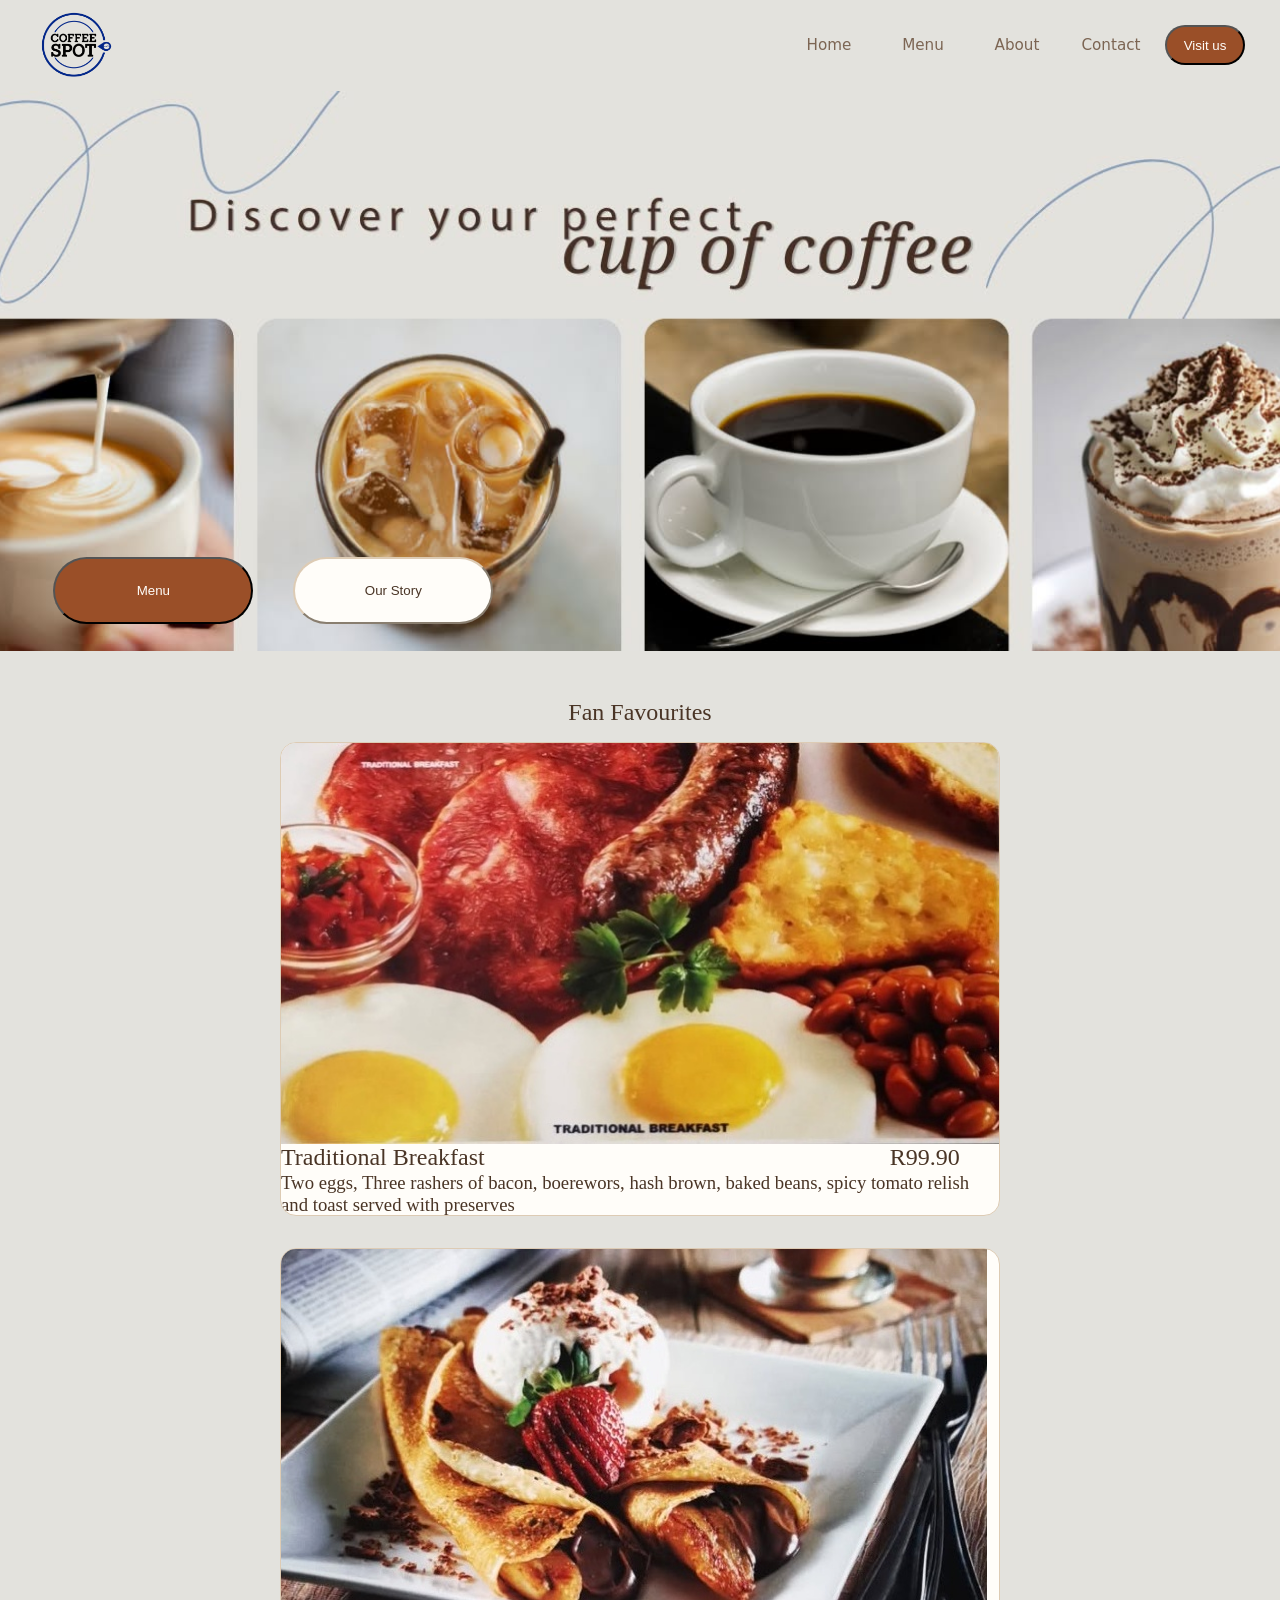
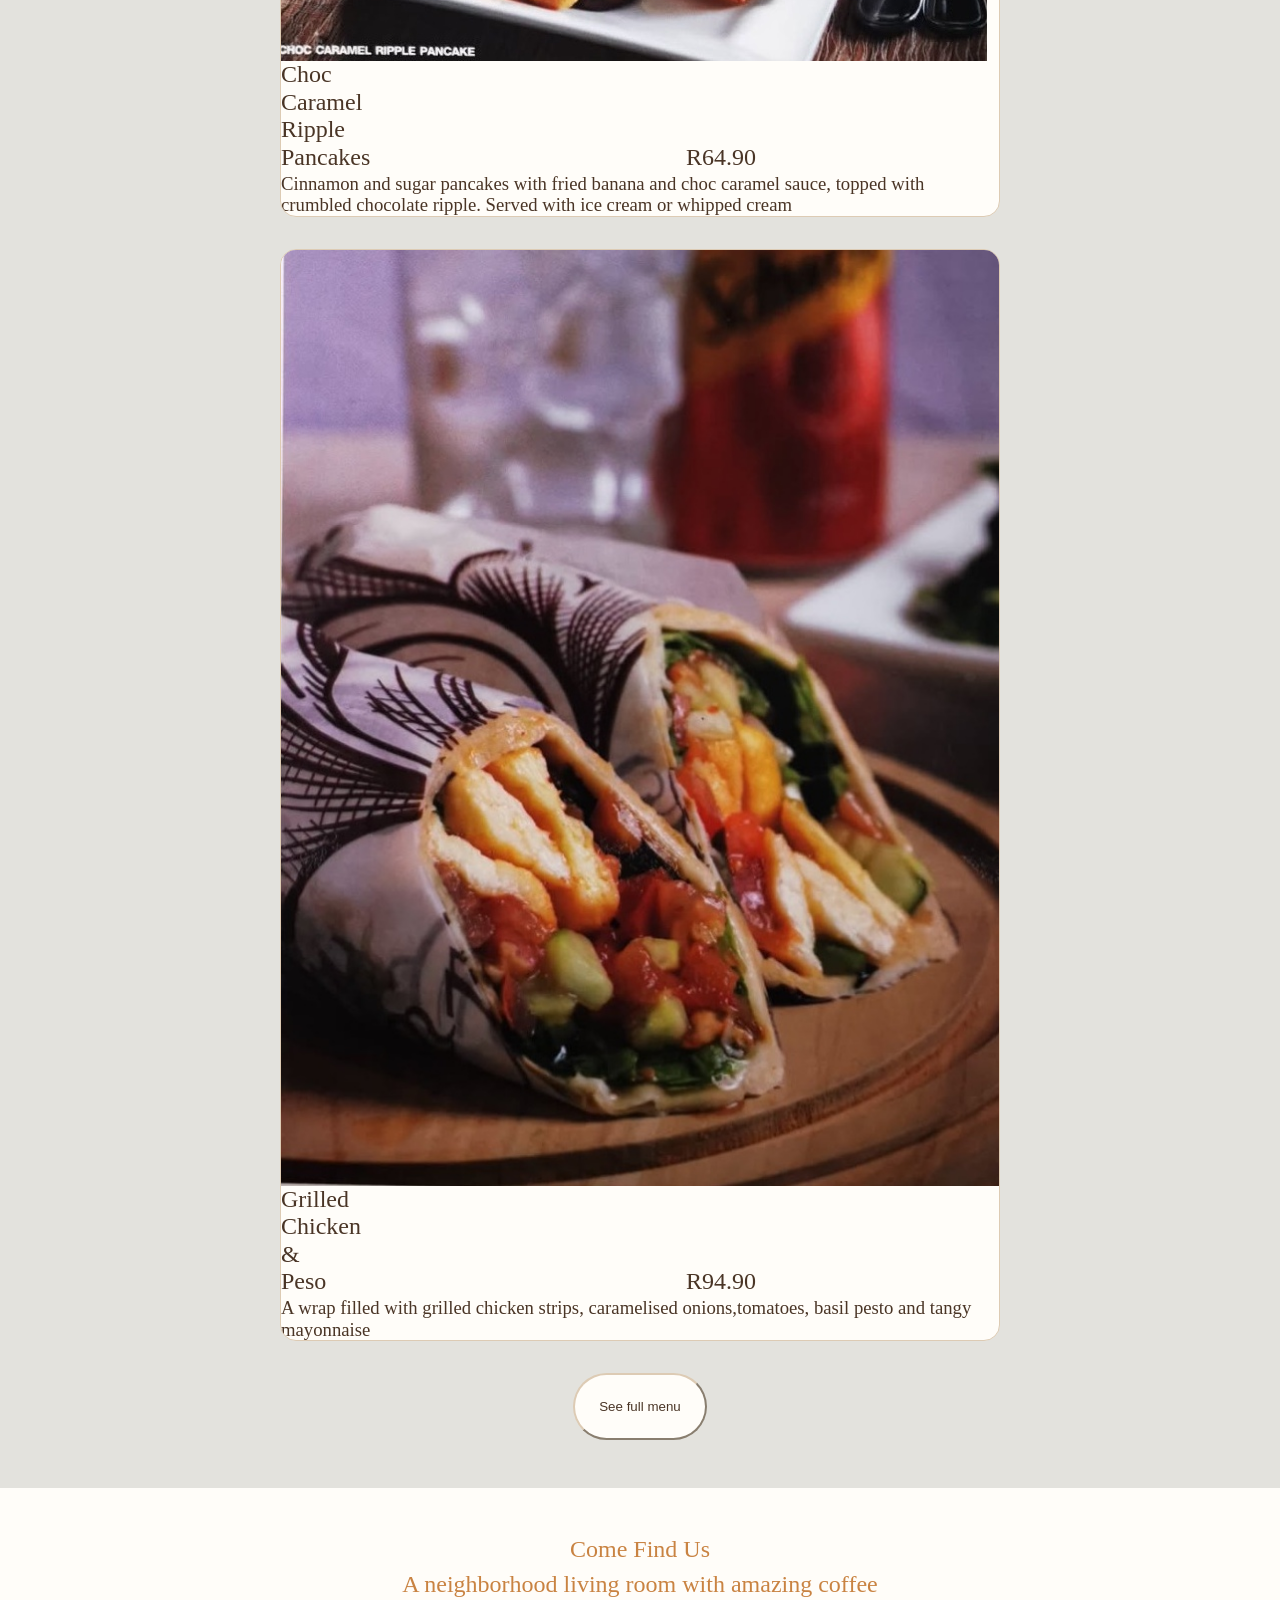
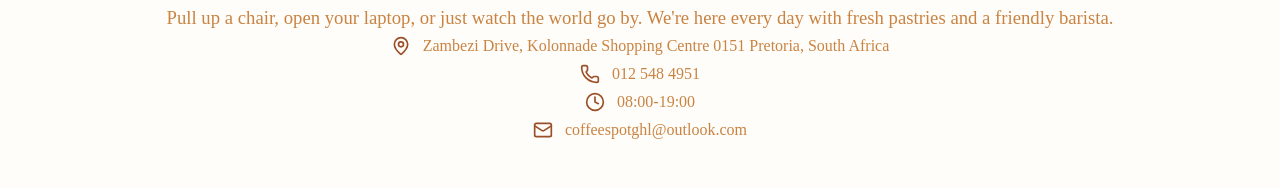
<file: index.html>
<!DOCTYPE html>
<html lang="en">
<head>
  <meta charset="UTF-8">
  <meta name="viewport" content="width=device-width, initial-scale=1.0">
  <title>home</title>
  <link rel="stylesheet" href="style.css">

</head>
<body>
  <header class="header" style="position: sticky; top: 0; z-index: 1000; background-color: var(--background);">

    <a href="index.html">
      <img id="Logo"src="logo.png" alt="Coffee spot logo">
    </a>

    <div class="home-button">
      <a href="index.html" id="home-button"> Home </a>
    </div>

    <div class="Menu-button">
      <a href="menu.html"id="Menu-button"> Menu </a>
    </div>

    <div class="About-button">
      <a href="about.html" id="About-button"> About </a>
    </div>

    <div class="Contact-button">
      <a href="contact.html" id="Contact-button"> Contact </a>
    </div>

    <div class="Visit-Us">
      <a href="contact.html" id="Visit-Us"> 
        <button class="btn-primary" style="border-radius: 5em; width:6em; height: 3em;"> Visit us</button>
      </a>
    </div>

  </header>

  <section class="hero-image">
    <div class="hero-text">
      <a href="menu.html">
        <button class="menu-btn"> Menu </button>
      </a>
      <a href="about.html">
        <button class="about-btn"> Our Story</button>
      </a>
    </div>
  </section>

  <section class="Menu">
    <h1> Fan Favourites</h1>
    <div class="food-item">
      <img src="item1.jpeg" alt="item1" style="width: auto; display:flex">
      <div class="name">
        <h2> Traditional Breakfast</h2>
      </div>
      <div class="price">
        <h2> R99.90</h2>
      </div>
      <div class="description">
        <h3> Two eggs, Three rashers of bacon, boerewors, hash brown, baked beans, spicy tomato relish and toast served with preserves</h3>
      </div>
    </div>
    <div class="food-item">
      <img src="item3.jpeg" alt="item2" style="width: auto; display:flex">
      <div class="name" style="width: 12rem;">
        <h2> Choc Caramel Ripple Pancakes</h2>
      </div>
      <div class="price">
        <h2> R64.90</h2>
      </div>
      <div class="description">
        <h3> Cinnamon and sugar pancakes with fried banana and choc caramel sauce, topped with crumbled chocolate ripple. Served with ice cream or whipped cream</h3>
      </div>
    </div>
    <div class="food-item">
      <img src="item4.jpeg" alt="item2" style="width: auto; display:flex">
      <div class="name" style="width: 12rem;">
        <h2> Grilled Chicken & Peso</h2>
      </div>
      <div class="price">
        <h2> R94.90</h2>
      </div>
      <div class="description">
        <h3> A wrap filled with grilled chicken strips, caramelised onions,tomatoes, basil pesto and tangy mayonnaise </h3>
      </div>
    </div>
    
    <a href="menu.html">
      <button class="btn-outline" style="border-radius: 5em; width:10em; height: 5em;">
        See full menu
      </button>
    </a>
  </section>

  <section class="directions">
    <h2> Come Find Us</h2>

    <h1>
      A neighborhood living room with amazing coffee
    </h1>

    <h3>
      Pull up a chair, open your laptop, or just watch the world go by. We're here every day with fresh pastries and a friendly barista.
    </h3>

    <div class="contact-row">
      <img class="svg" src="map-pin.svg" alt="location">
      <h4> Zambezi Drive, Kolonnade Shopping Centre 0151 Pretoria, South Africa</h4>
    </div>

    <div class="contact-row">
      <img class="svg" src="phone.svg" alt="phone number">
      <h4>012 548 4951</h4>
    </div>

    <div class="contact-row">
      <img class="svg" src="clock.svg" alt="Opening & closing times">
      <h4> 08:00-19:00</h4>
    </div>

    <div class="contact-row">
      <img class="svg" src="mail.svg" alt="email">
      <h4>coffeespotghl@outlook.com</h4>
    </div>
  </section>
</body>
</html>
</file>
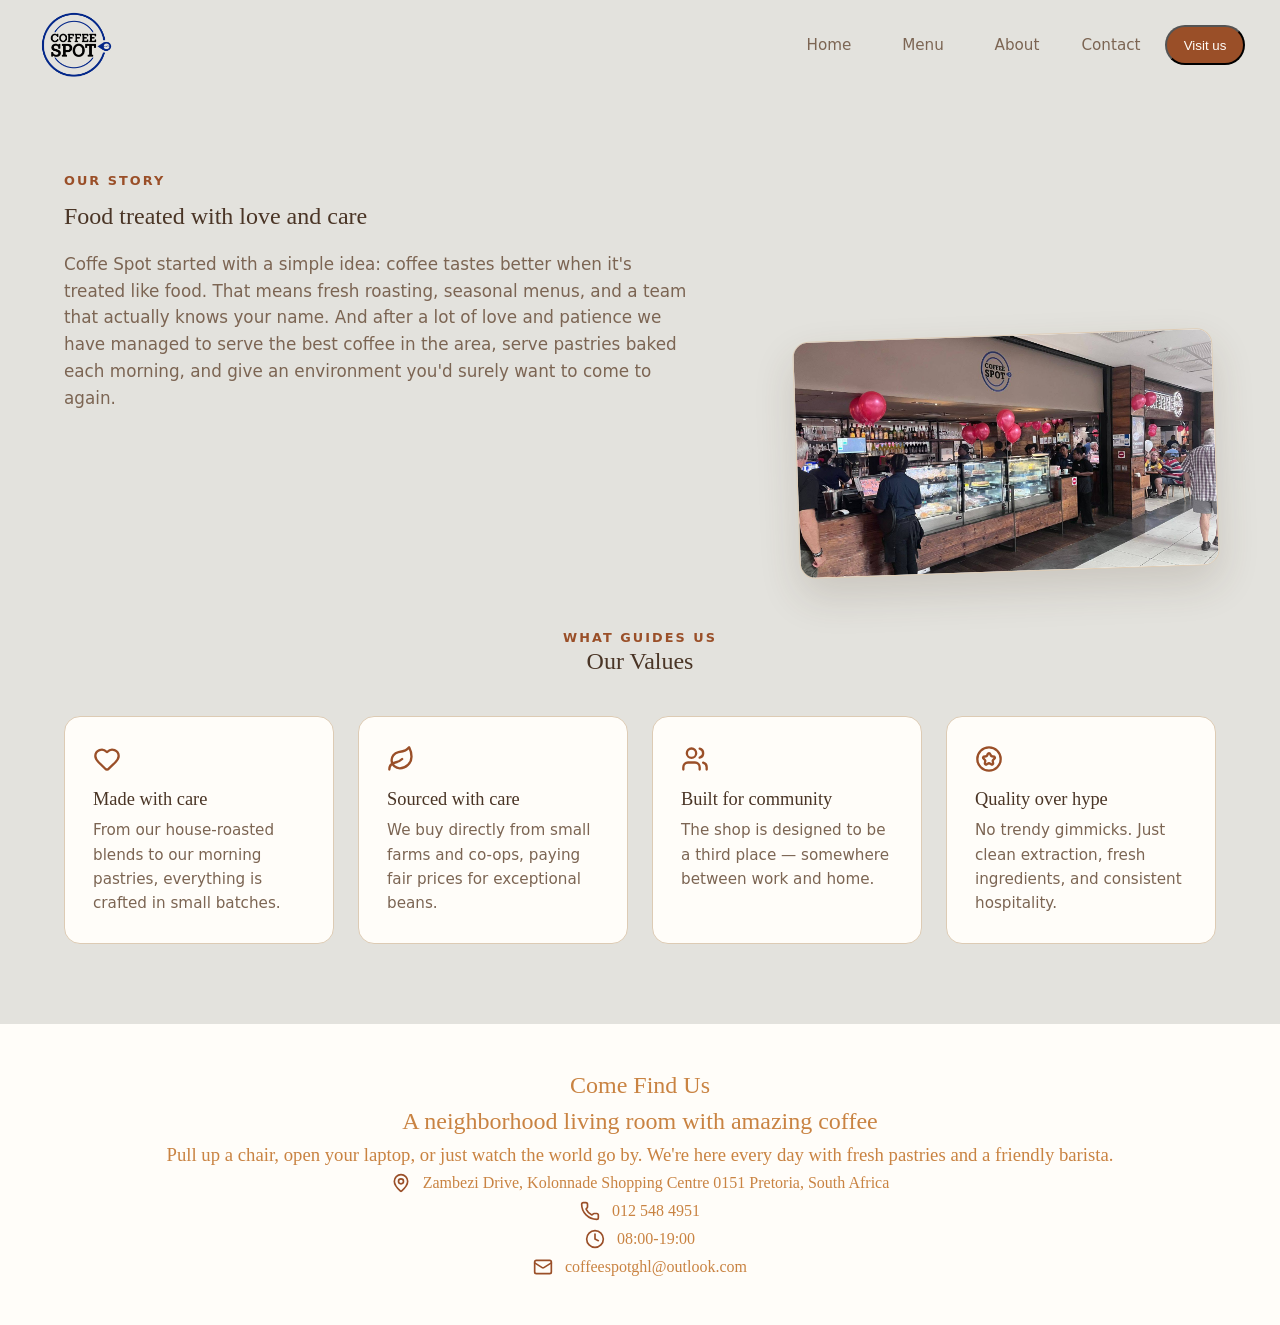
<file: about.html>
<!DOCTYPE html>
<html lang="en">
<head>
  <meta charset="UTF-8">
  <meta name="viewport" content="width=device-width, initial-scale=1.0">
  <title>About us</title>
  <link rel="stylesheet" href="style.css">

</head>
<body>
  <header class="header" style="position: sticky; top: 0; z-index: 1000; background-color: var(--background);">

    <a href="index.html">
      <img id="Logo" src="logo.png" alt="Coffee spot logo">
    </a>

    <div class="home-button">
      <a href="index.html" id="home-button"> Home </a>
    </div>

    <div class="Menu-button">
      <a href="menu.html" id="Menu-button"> Menu </a>
    </div>

    <div class="About-button">
      <a href="about.html" id="About-button"> About </a>
    </div>

    <div class="Contact-button">
      <a href="contact.html" id="Contact-button"> Contact </a>
    </div>

    <div class="Visit-Us">
      <a href="contact.html" id="Visit-Us">
        <button class="btn-primary" style="border-radius: 5em; width:6em; height: 3em;"> Visit us</button>
      </a>
    </div>
  </header>

  <section class="story">
    <div class="story-content">
      <span class="eyebrow">Our story</span>

      <h2>Food treated with love and care</h2>

      <p class="lede">Coffe Spot started with a simple idea: coffee tastes better when it's treated like food. That means fresh roasting, seasonal menus, and a team that actually knows your name. And after a lot of love and patience we have managed to serve the best coffee in the area, serve pastries baked each morning, and give an environment you'd surely want to come to again.</p>
    </div>

    <div class="place">
      <img src="place1.jpg" alt="place">
    </div>
  </section>

  <section class="values-section">
    <h5 class="eyebrow">What guides us</h5>
    <h2>Our Values</h2>

    <div class="values-grid">
      <div class="values">
        <img src="heart.svg" alt="heart">
        <h3>
          Made with care
        </h3>
        <p>
          From our house-roasted blends to our morning pastries, everything is crafted in small batches.
        </p>
      </div>

      <div class="values">
        <img src="leaf.svg" alt="leaf">
        <h3>
          Sourced with care
        </h3>
        <p>
          We buy directly from small farms and co-ops, paying fair prices for exceptional beans.
        </p>
      </div>

      <div class="values">
        <img src="users.svg" alt="community">
        <h3>
          Built for community
        </h3>
        <p>
          The shop is designed to be a third place — somewhere between work and home.
        </p>
      </div>

      <div class="values">
        <img src="circle-star.svg" alt="quality">
        <h3>
          Quality over hype
        </h3>
        <p>
          No trendy gimmicks. Just clean extraction, fresh ingredients, and consistent hospitality.
        </p>
      </div>
    </div>
  </section>

  <section class="directions">
    <h2> Come Find Us</h2>

    <h1>
      A neighborhood living room with amazing coffee
    </h1>

    <h3>
      Pull up a chair, open your laptop, or just watch the world go by. We're here every day with fresh pastries and a friendly barista.
    </h3>

    <div class="contact-row">
      <img class="svg" src="map-pin.svg" alt="location">
      <h4> Zambezi Drive, Kolonnade Shopping Centre 0151 Pretoria, South Africa</h4>
    </div>

    <div class="contact-row">
      <img class="svg" src="phone.svg" alt="phone number">
      <h4>012 548 4951</h4>
    </div>

    <div class="contact-row">
      <img class="svg" src="clock.svg" alt="Opening & closing times">
      <h4> 08:00-19:00</h4>
    </div>

    <div class="contact-row">
      <img class="svg" src="mail.svg" alt="email">
      <h4>coffeespotghl@outlook.com</h4>
    </div>
  </section>

</body>
</html>
</file>
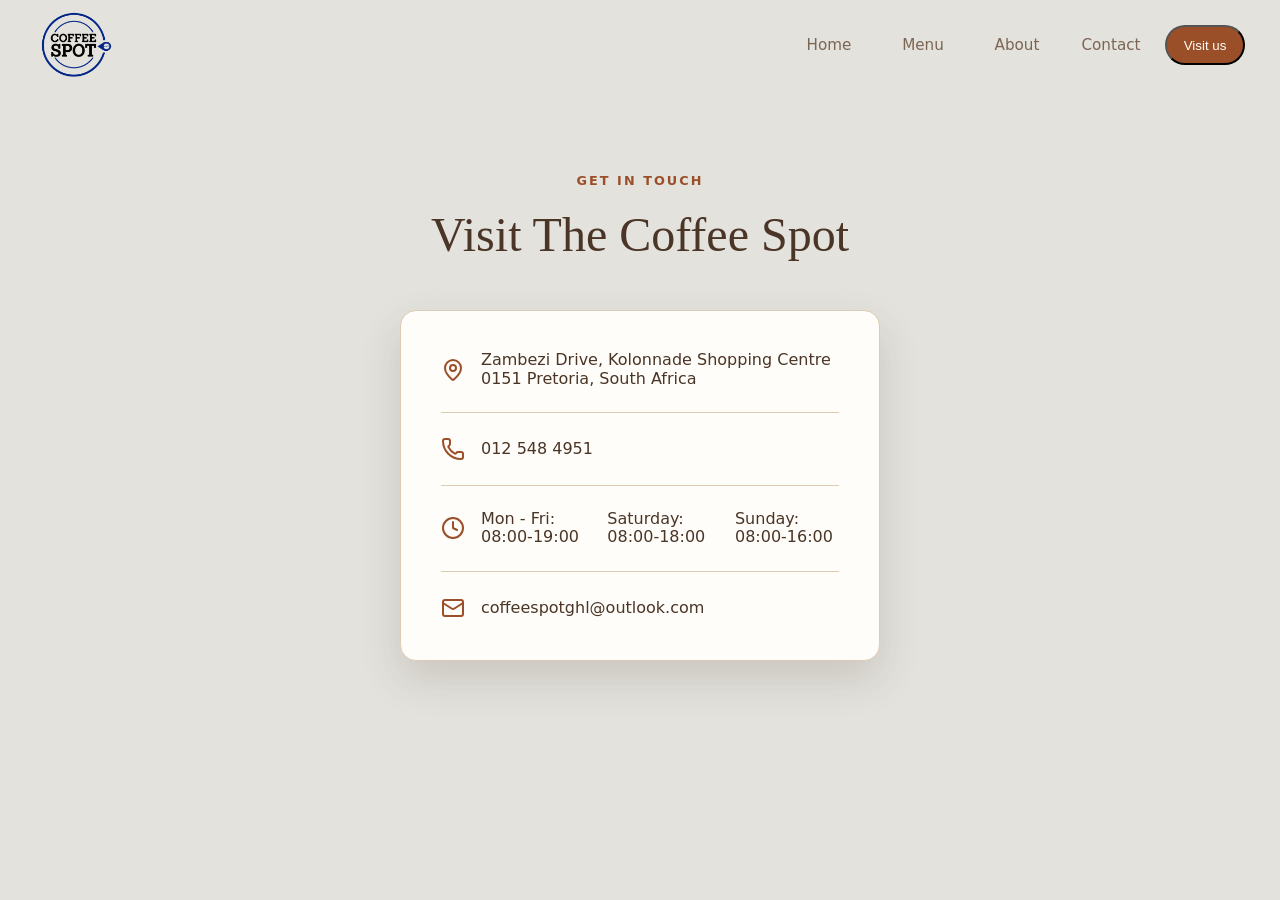
<file: contact.html>
<!DOCTYPE html>
<html lang="en">
<head>
  <meta charset="UTF-8">
  <meta name="viewport" content="width=device-width, initial-scale=1.0">
  <title>Contact</title>
  <link rel="stylesheet" href="style.css">

</head>
<body>
  <header class="header" style="position: sticky; top: 0; z-index: 1000; background-color: var(--background);">

    <a href="index.html">
      <img id="Logo" src="logo.png" alt="Coffee spot logo">
    </a>

    <div class="home-button">
      <a href="index.html" id="home-button"> Home </a>
    </div>

    <div class="Menu-button">
      <a href="menu.html" id="Menu-button"> Menu </a>
    </div>

    <div class="About-button">
      <a href="about.html" id="About-button"> About </a>
    </div>

    <div class="Contact-button">
      <a href="contact.html" id="Contact-button"> Contact </a>
    </div>

    <div class="Visit-Us">
      <a href="contact.html" id="Visit-Us">
        <button class="btn-primary" style="border-radius: 5em; width:6em; height: 3em;"> Visit us</button>
      </a>
    </div>

  </header>

  <main class="contact-page">
    <span class="eyebrow">Get in touch</span>

    <h1>Visit The Coffee Spot</h1>

    <div class="contact-card">
      <div class="contact-row">
        <img class="svg" src="map-pin.svg" alt="location">
        <h4> Zambezi Drive, Kolonnade Shopping Centre 0151 Pretoria, South Africa</h4>
      </div>

      <div class="contact-row">
        <img class="svg" src="phone.svg" alt="phone number">
        <h4>012 548 4951</h4>
      </div>

      <div class="contact-row">
        <img class="svg" src="clock.svg" alt="Opening & closing times">
        <h4> Mon - Fri: 08:00-19:00</h4>
        <h4> Saturday: 08:00-18:00</h4>
        <h4> Sunday: 08:00-16:00</h4>
      </div>

      <div class="contact-row">
        <img class="svg" src="mail.svg" alt="email">
        <h4>coffeespotghl@outlook.com</h4>
      </div>
    </div>
  </main>

</body>
</html>
</file>
<file: style.css>
:root {
  --background: rgb(227,226,221);
  --foreground: #4a3526;
  --card: #fffdf9;
  --muted-foreground: #7c6553;
  --primary: #9a4f28;
  --primary-hover: #85431f;
  --primary-foreground: #fffdf9;
  --secondary: #f0e8dc;
  --border: #ddcbb4;
  --accent: #c98342;
  --radius: 16px;
  --max-width: 1200px;
}
* { box-sizing: border-box; margin: 0; padding: 0; }

html { scroll-behavior: smooth; }
body {
  background-color: var(--background);
  color: var(--foreground);
  font-family: "Fira Sans", system-ui, -apple-system, sans-serif;
  font-size: 16px;
  line-height: 1.6;
  -webkit-font-smoothing: antialiased;
}
h1, h2, h3, h4 {
  font-family: "DM Serif Display", Georgia, serif;
  font-weight: 400;
  line-height: 1.15;
}
img { display: block; max-width: 100%; }
a { color: inherit; text-decoration: none; }

.container {
  width: 100%;
  max-width: var(--max-width);
  margin: 0 auto;
  padding: 0 24px;
}

.eyebrow {
  font-size: 0.8rem;
  font-weight: 600;
  letter-spacing: 0.16em;
  text-transform: uppercase;
  color: var(--primary);
}

.lede { color: var(--muted-foreground); font-size: 1.05rem; }
.header{
  display: flex;
  align-items: center;
  flex-wrap: wrap;
  gap: 8px;
  padding: 12px 24px;
}

.home-button{
  margin-left: auto;
}

.home-button,.Menu-button,.About-button,.Contact-button, .Visit-Us{
  margin-right: 1rem;
  display: flex;
  align-items: center;
  justify-content: center;
  gap: 32px; 
  width: 70px;
  text-align: center;
  color: var(--primary-foreground);
}

.home-button,.Menu-button,.About-button,.Contact-button, .Visit-Us a{
  font-size: 0.95rem; 
  font-weight: 500; 
  color: var(--muted-foreground); 
  transition: color 0.2s ease;
}

.home-button a:hover, .home-button a:active,
.Menu-button a:hover, .Menu-button a:active,
.About-button a:hover, .About-button a:active,
.Contact-button a:hover, .Contact-button a:active,
.Visit-Us a:hover, .Visit-Us a:active{
  color: var(--primary);
}

@media (max-width: 640px) {
  .header{
    justify-content: center;
  }
  .home-button{
    margin-left: 0;
    width: auto;
  }
  .Menu-button,.About-button,.Contact-button{
    width: auto;
  }
}





#Logo{
  width: 100px;
  background-color: var(--background); 
}

.hero-image{
  background-image: url("hero-section.jpeg");
  height: 35rem;
  background-position: center;
  background-repeat: no-repeat;
  background-size: cover;
  position: relative;
}

@media (max-width: 640px) {
  .hero-image{
    height: 22rem;
  }
}


.menu-btn{
  width: 15em;
  height: 5em;
  border-radius: 5em;
  position: absolute;
  bottom: 2em;
  left: 4em;
  background-color: var(--primary);
  color: var(--primary-foreground);
}

.about-btn{
  width: 15em;
  height: 5em;
  border-radius: 5em;
  position: absolute;
  bottom: 2em;
  left: 22em;
  border-color: var(--border);
  color: var(--foreground);
  background: var(--primary-foreground);
}
.about-btn:hover{
  background-color: var(--secondary);
}

.hero-text{
  position: absolute;
  inset: 0;
}

@media (max-width: 640px) {
  .hero-text{
    position: static;
    display: flex;
    flex-direction: column;
    gap: 12px;
    padding: 24px;
    justify-content: flex-end;
    height: 100%;
  }
  .menu-btn, .about-btn{
    position: static;
    width: 100%;
    height: 3.5em;
  }
}

.name{
  display: inline-block;
  padding-right: 25rem;
}
.price{
  display: inline-block;
  align-items: center;
  justify-content: center;
}
.description{
  display: flex;
}
.food-item{
  width: 45rem;
  max-width: 100%;
  background-color: var(--card);
  border: 1px solid var(--border);
  border-radius: var(--radius);
  overflow: hidden;
  transition: transform 0.25s ease, box-shadow 0.25s ease;
  margin-bottom: 16px;
}

.food-item:hover{
  transform: translateY(-4px);
  box-shadow: 0 14px 30px rgba(74, 53, 38, 0.12);
}

@media (max-width: 768px) {
  .food-item{
    width: 100%;
  }
  .name{
    padding-right: 0;
  }
}

.btn {
  display: inline-flex;
  align-items: center;
  gap: 8px;
  border: 1px solid transparent;
  border-radius: 999px;
  padding: 12px 28px;
  font-size: 1rem;
  font-weight: 500;
  cursor: pointer;
  transition: background-color 0.2s ease, color 0.2s ease, border-color 0.2s ease;
}
.btn-outline {
  border-color: var(--border);
  color: var(--foreground);
  background: var(--primary-foreground);
}
.btn-outline:hover {
  background-color: var(--secondary);
}

.btn-primary {
  background-color: var(--primary);
  color: var(--primary-foreground);
   }

.btn-primary:hover { 
  background-color: var(--primary-hover);
 }

.Menu{
  display: flex;
  flex-direction: column;
  align-items: center;
  gap: 16px;
  padding: 48px 24px;
}

.directions{
  display: flex;
  flex-direction: column;
  align-items: center;
  text-align: center;
  gap: 8px;
  padding: 48px 24px;
  background-color: var(--primary-foreground);
  color: var(--accent);
}

.svg{
  width: 20px;
  height: 20px;
}

.contact-row{
  display: flex;
  align-items: center;
  gap: 12px;
}


    /*this is the menu css part*/

    .menu-gallery{
      display: flex;
      flex-direction: column;
      align-items: center;
      gap: 40px;
      padding: 56px 24px;
      background-color: var(--background);
    }

    .menu-page{
      width: 100%;
      max-width: 700px;
      border-radius: var(--radius);
      overflow: hidden;
      background-color: var(--card);
      border: 1px solid var(--border);
      box-shadow: 0 18px 40px rgba(74, 53, 38, 0.16);
      transition: transform 0.3s ease, box-shadow 0.3s ease;
    }

    .menu-page:hover{
      transform: translateY(-6px);
      box-shadow: 0 24px 50px rgba(74, 53, 38, 0.22);
    }

    .menu-page img{
      display: block;
      width: 100%;
      height: auto;
    }

    @media (max-width: 640px) {
      .menu-gallery{
        gap: 24px;
        padding: 32px 16px;
      }
      .menu-page{
        border-radius: calc(var(--radius) / 2);
      }
    }

    /*contact css*/
    
    .contact-page{
      display: flex;
      flex-direction: column;
      align-items: center;
      text-align: center;
      padding: 80px 24px 100px;
    }

    .contact-page .eyebrow{
      display: block;
      margin-bottom: 16px;
    }

    .contact-page h1{
      font-size: 3rem;
      max-width: 700px;
      margin-bottom: 48px;
    }

    .contact-card{
      width: 100%;
      max-width: 480px;
      background-color: var(--card);
      border: 1px solid var(--border);
      border-radius: var(--radius);
      box-shadow: 0 18px 40px rgba(74, 53, 38, 0.16);
      padding: 40px;
      text-align: left;
      display: flex;
      flex-direction: column;
      gap: 24px;
    }

    .contact-card .contact-row{
      display: flex;
      align-items: center;
      gap: 16px;
      padding-bottom: 24px;
      border-bottom: 1px solid var(--border);
    }

    .contact-card .contact-row:last-child{
      padding-bottom: 0;
      border-bottom: none;
    }

    .contact-card .svg{
      width: 24px;
      height: 24px;
      flex-shrink: 0;
    }

    .contact-card h4{
      font-family: system-ui, -apple-system, sans-serif; 
      font-weight: 500;
      font-size: 1rem;
    }

    @media (max-width: 480px) {
      .contact-page h1{
        font-size: 2.1rem;
      }
      .contact-card{
        padding: 28px;
      }
    }

    /*about css*/
    .story{
      position: relative;
      max-width: var(--max-width);
      margin: 0 auto;
      padding: 80px 24px 160px;
    }

    .story-content{
      max-width: 55%;
    }

    .story .eyebrow{
      display: block;
      margin-bottom: 12px;
    }

    .story h2{
      margin-bottom: 20px;
    }

    .place{
      width: 100%;
      max-width: 420px;
      border-radius: var(--radius);
      overflow: hidden;
      background-color: var(--card);
      border: 1px solid var(--border);
      box-shadow: 0 18px 40px rgba(74, 53, 38, 0.16);
      transition: transform 0.3s ease, box-shadow 0.3s ease;

      position: absolute;
      right: 24px;
      bottom: 0;
      transform: rotate(-2deg);
      z-index: 1;
    }

    .place:hover{
      transform: rotate(-2deg) translateY(-6px);
      box-shadow: 0 24px 50px rgba(74, 53, 38, 0.22);
    }

    .place img{
      display: block;
      width: 100%;
      height: auto;
    }

    @media (max-width: 768px) {
      .story{
        padding: 48px 24px;
      }
      .story-content{
        max-width: 100%;
      }
      .place{
        position: static;
        max-width: 100%;
        transform: none;
        margin-top: 32px;
      }
      .place:hover{
        transform: translateY(-4px);
      }
    }

    .values-section{
      max-width: var(--max-width);
      margin: 0 auto;
      padding: 56px 24px 80px;
      text-align: center;
    }

    .values-section h2{
      margin-bottom: 40px;
    }

    .values-grid{
      display: grid;
      grid-template-columns: repeat(auto-fit, minmax(220px, 1fr));
      gap: 24px;
      text-align: left;
    }

    .values{
      background-color: var(--card);
      border: 1px solid var(--border);
      border-radius: var(--radius);
      padding: 28px;
    }

    .values img{
      width: 28px;
      height: 28px;
      margin-bottom: 16px;
    }

    .values h3{
      font-size: 1.15rem;
      margin-bottom: 8px;
    }

    .values p{
      color: var(--muted-foreground);
      font-size: 0.95rem;
    }
</file>
